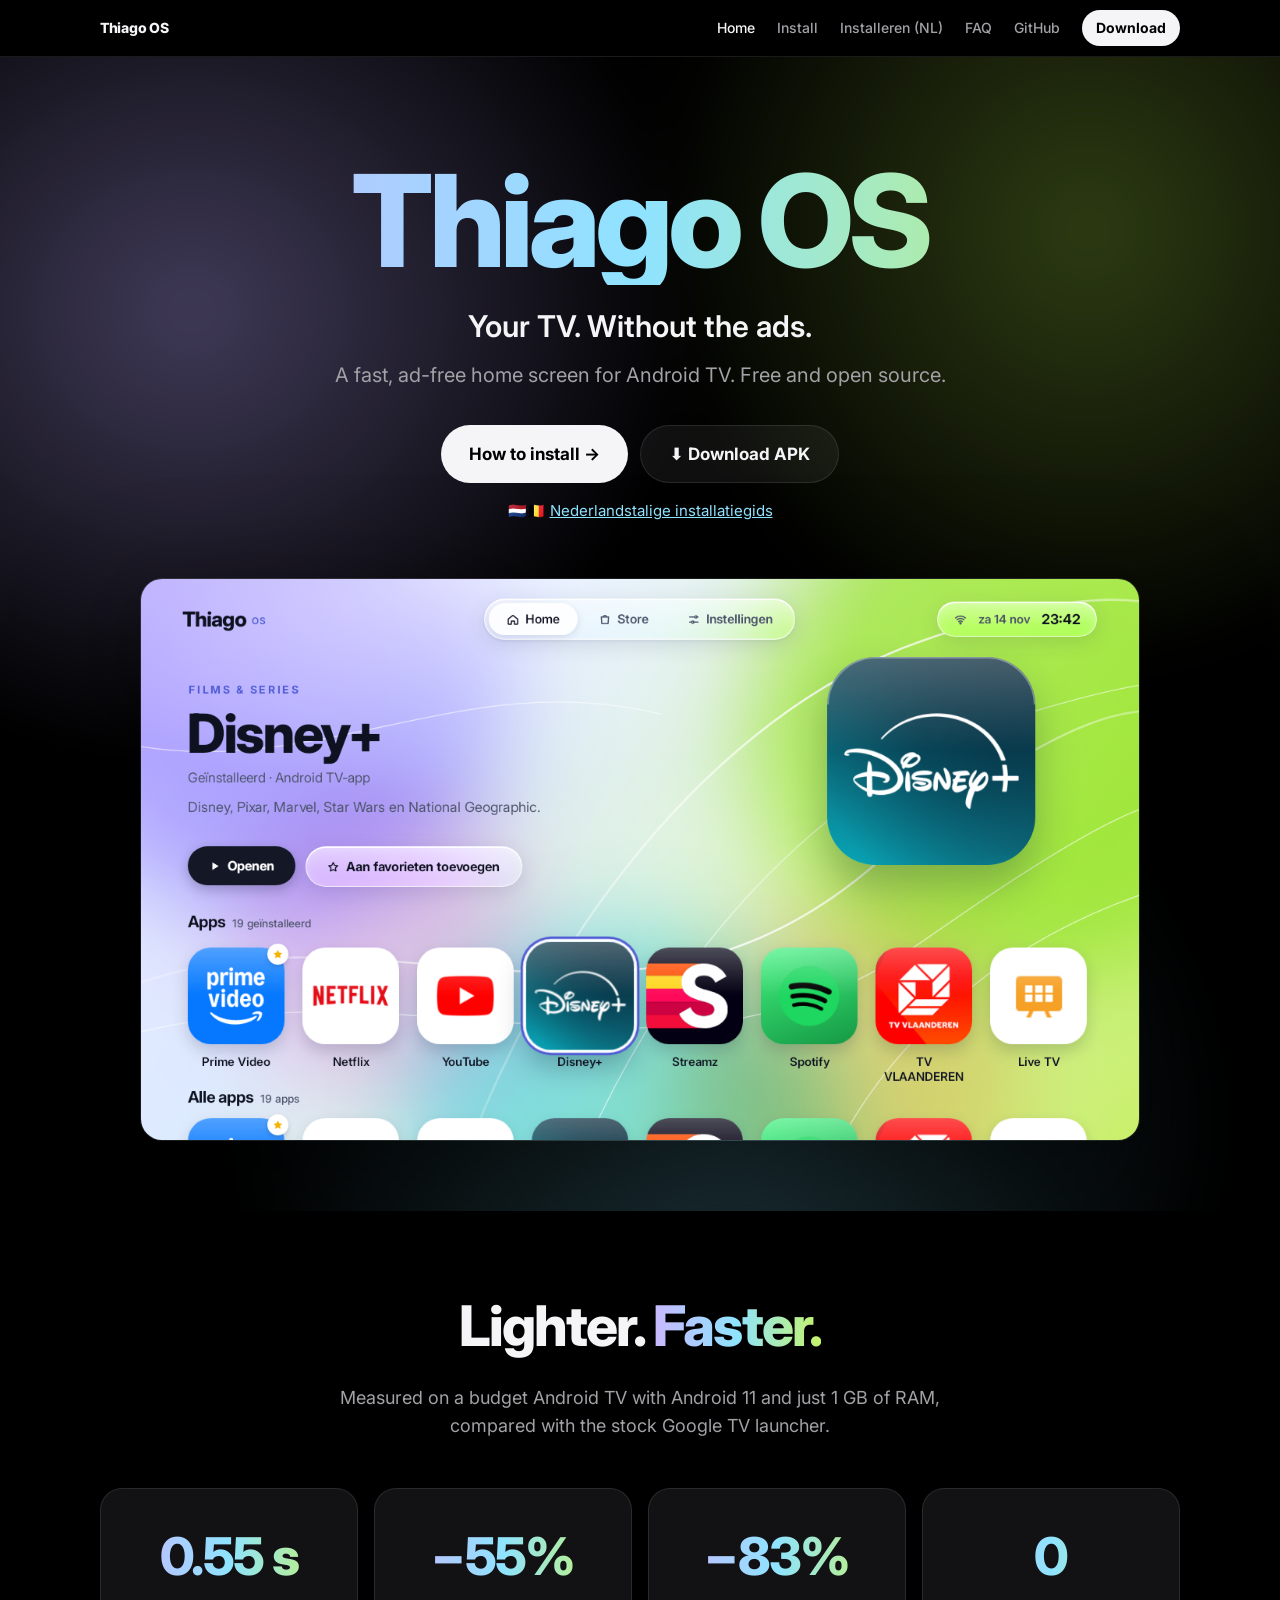
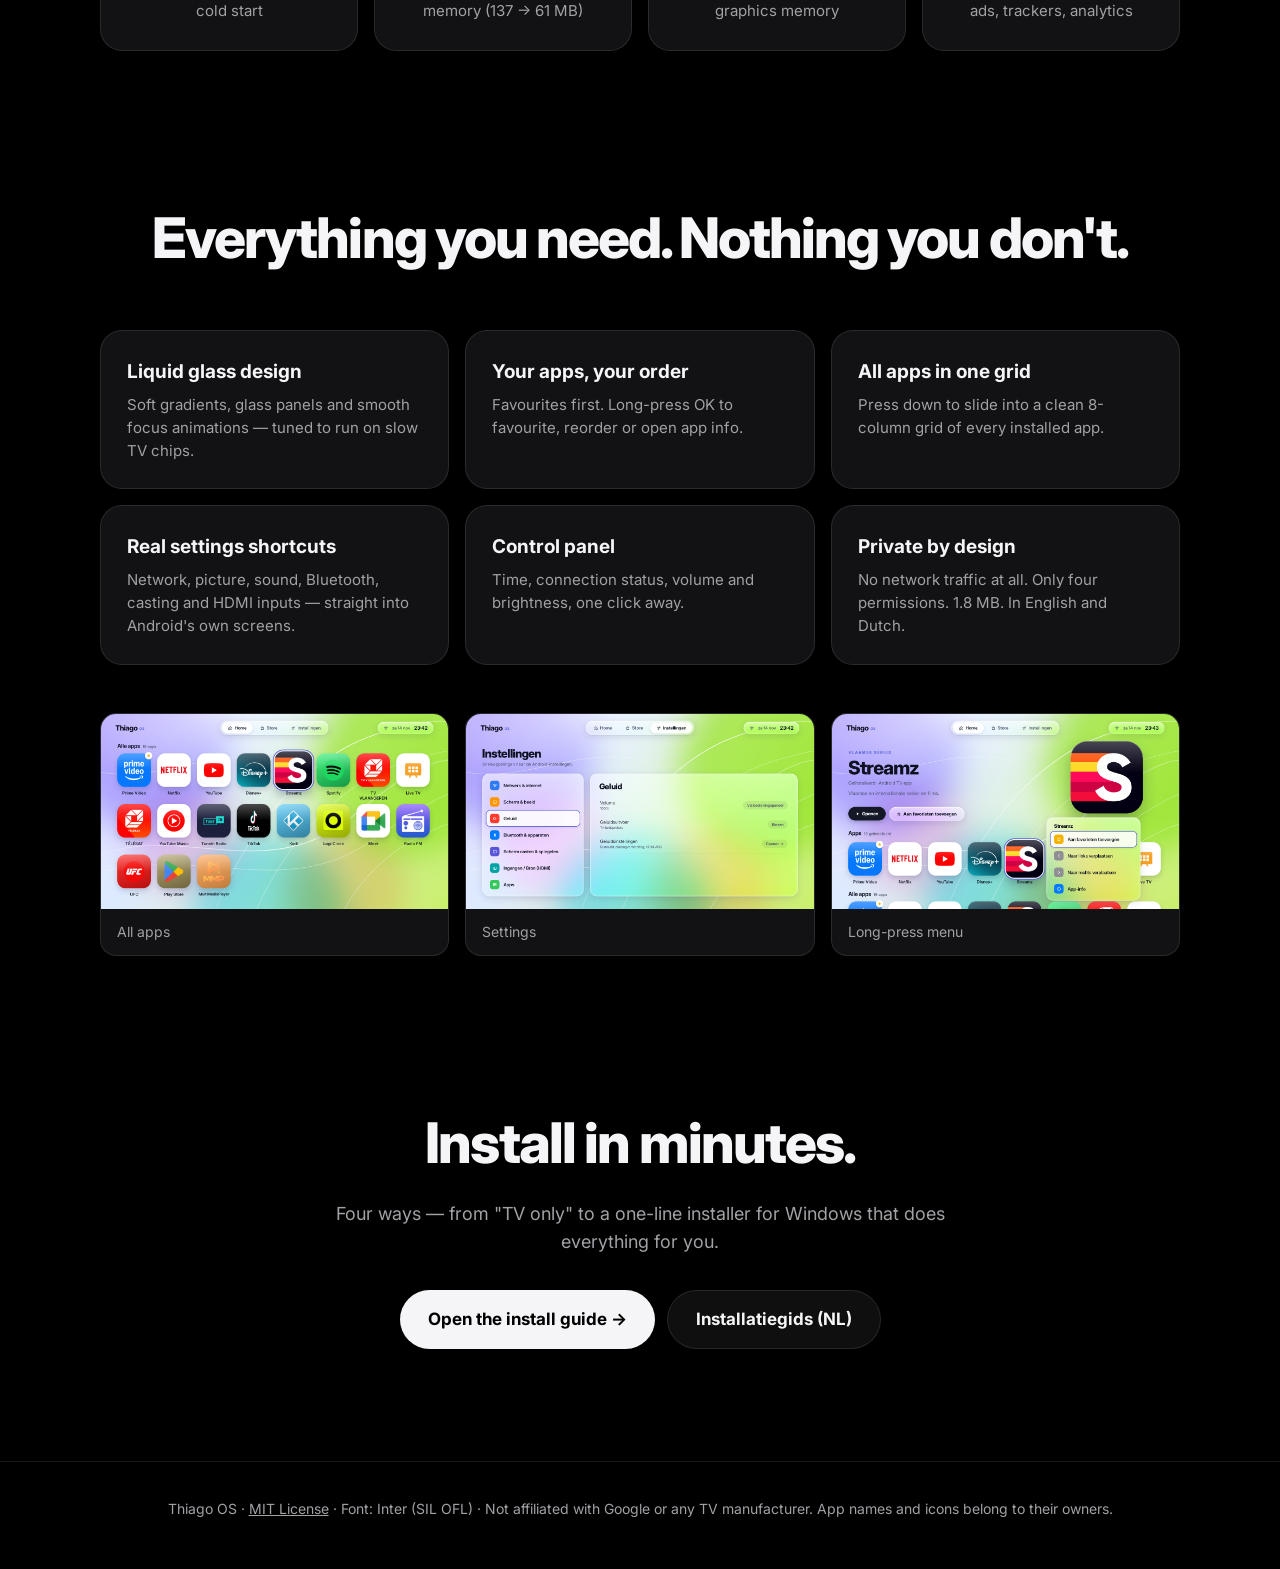
<file: docs/index.html>
<!doctype html>
<html lang="en">
<head>
<meta charset="utf-8">
<meta name="viewport" content="width=device-width, initial-scale=1">
<title>Thiago OS — ad-free home screen for Android TV</title>
<meta name="description" content="Thiago OS: a fast, ad-free liquid-glass home screen for Android TV. 55% less memory, opens in about half a second. Free and open source.">
<meta property="og:title" content="Thiago OS — ad-free home screen for Android TV">
<meta property="og:description" content="Fast, ad-free, open source. 55% less memory than the stock launcher.">
<meta property="og:image" content="https://thiagofernandezguillen-rgb.github.io/thiago-os/img/home.png">
<link rel="preconnect" href="https://fonts.googleapis.com">
<link href="https://fonts.googleapis.com/css2?family=Inter:wght@400;500;600;700;800&display=swap" rel="stylesheet">
<link rel="stylesheet" href="style.css">
</head>
<body>
<nav class="top"><div class="wrap">
  <a class="logo" href="./">Thiago OS</a>
  <a class="on" href="./">Home</a>
  <a href="install.html">Install</a>
  <a href="installeren.html">Installeren (NL)</a>
  <a href="faq.html">FAQ</a>
  <a href="https://github.com/thiagofernandezguillen-rgb/thiago-os">GitHub</a>
  <a class="dl" href="https://github.com/thiagofernandezguillen-rgb/thiago-os/releases/latest/download/ThiagoOS.apk">Download</a>
</div></nav>

<header class="hero">
  <div class="wrap">
    <h1 class="grad">Thiago OS</h1>
    <p class="tag">Your TV. Without the ads.</p>
    <p class="sub">A fast, ad-free home screen for Android TV. Free and open source.</p>
    <div class="cta">
      <a class="btn primary" href="install.html">How to install →</a>
      <a class="btn ghost" href="https://github.com/thiagofernandezguillen-rgb/thiago-os/releases/latest/download/ThiagoOS.apk">⬇ Download APK</a>
    </div>
    <p class="sub" style="font-size:15px;margin-top:16px">🇳🇱🇧🇪 <a href="installeren.html">Nederlandstalige installatiegids</a></p>
    <div class="shot"><img src="img/home.png" alt="Thiago OS home screen with app row and featured app" width="1280" height="720"></div>
  </div>
</header>

<section>
  <div class="wrap">
    <h2>Lighter. <span class="grad">Faster.</span></h2>
    <p class="lead">Measured on a budget Android TV with Android 11 and just 1 GB of RAM, compared with the stock Google TV launcher.</p>
    <div class="stats">
      <div class="stat"><b class="grad">0.55 s</b><span>cold start</span></div>
      <div class="stat"><b class="grad">−55%</b><span>memory (137 → 61 MB)</span></div>
      <div class="stat"><b class="grad">−83%</b><span>graphics memory</span></div>
      <div class="stat"><b class="grad">0</b><span>ads, trackers, analytics</span></div>
    </div>
  </div>
</section>

<section>
  <div class="wrap">
    <h2>Everything you need. Nothing you don't.</h2>
    <div class="feats">
      <div class="feat"><h3>Liquid glass design</h3><p>Soft gradients, glass panels and smooth focus animations — tuned to run on slow TV chips.</p></div>
      <div class="feat"><h3>Your apps, your order</h3><p>Favourites first. Long-press OK to favourite, reorder or open app info.</p></div>
      <div class="feat"><h3>All apps in one grid</h3><p>Press down to slide into a clean 8-column grid of every installed app.</p></div>
      <div class="feat"><h3>Real settings shortcuts</h3><p>Network, picture, sound, Bluetooth, casting and HDMI inputs — straight into Android's own screens.</p></div>
      <div class="feat"><h3>Control panel</h3><p>Time, connection status, volume and brightness, one click away.</p></div>
      <div class="feat"><h3>Private by design</h3><p>No network traffic at all. Only four permissions. 1.8 MB. In English and Dutch.</p></div>
    </div>
    <div class="gallery">
      <figure><img src="img/all-apps.png" alt="All apps grid" loading="lazy" width="1280" height="720"><figcaption>All apps</figcaption></figure>
      <figure><img src="img/settings.png" alt="Settings page" loading="lazy" width="1280" height="720"><figcaption>Settings</figcaption></figure>
      <figure><img src="img/context-menu.png" alt="Long-press menu" loading="lazy" width="1280" height="720"><figcaption>Long-press menu</figcaption></figure>
    </div>
  </div>
</section>

<section>
  <div class="wrap" style="text-align:center">
    <h2>Install in minutes.</h2>
    <p class="lead">Four ways — from "TV only" to a one-line installer for Windows that does everything for you.</p>
    <div class="cta"><a class="btn primary" href="install.html">Open the install guide →</a><a class="btn ghost" href="installeren.html">Installatiegids (NL)</a></div>
  </div>
</section>

<footer>
  <div class="wrap">Thiago OS · <a href="https://github.com/thiagofernandezguillen-rgb/thiago-os/blob/main/LICENSE">MIT License</a> · Font: Inter (SIL OFL) · Not affiliated with Google or any TV manufacturer. App names and icons belong to their owners.</div>
</footer>
</body>
</html>
</file>
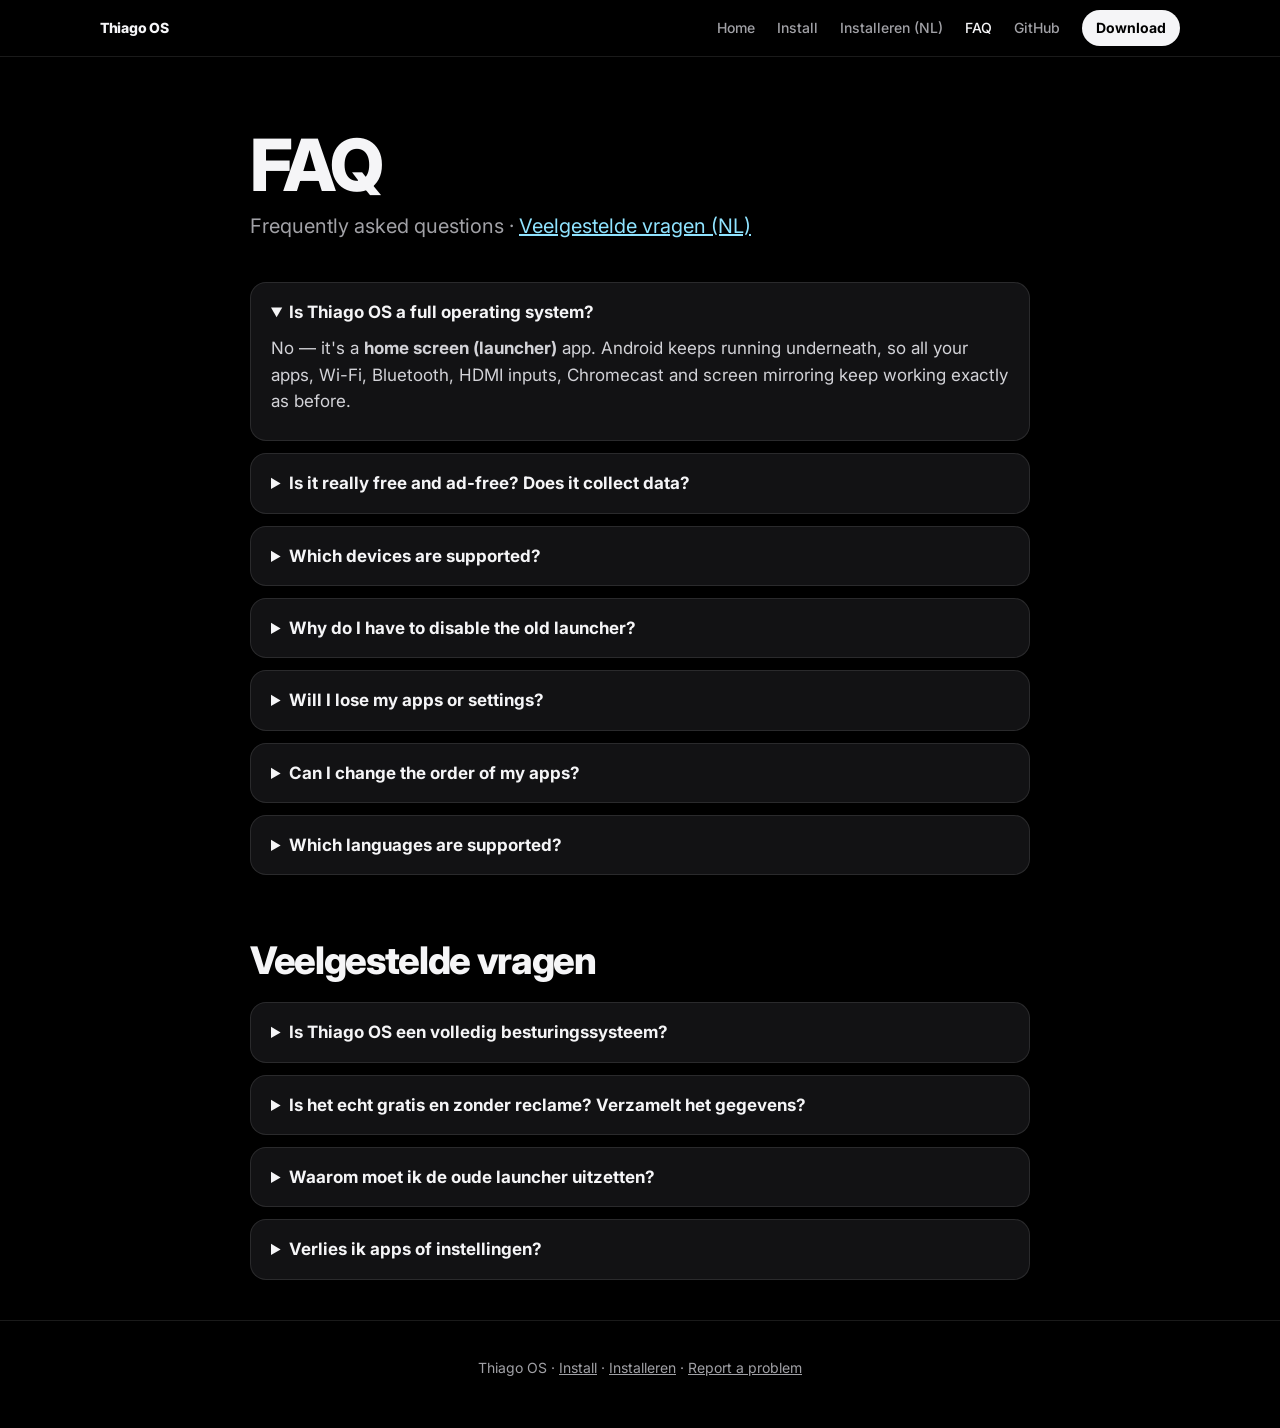
<file: docs/faq.html>
<!doctype html>
<html lang="en">
<head>
<meta charset="utf-8">
<meta name="viewport" content="width=device-width, initial-scale=1">
<title>Thiago OS — FAQ</title>
<link rel="preconnect" href="https://fonts.googleapis.com">
<link href="https://fonts.googleapis.com/css2?family=Inter:wght@400;500;600;700;800&display=swap" rel="stylesheet">
<link rel="stylesheet" href="style.css">
</head>
<body>
<nav class="top"><div class="wrap">
  <a class="logo" href="./">Thiago OS</a>
  <a href="./">Home</a>
  <a href="install.html">Install</a>
  <a href="installeren.html">Installeren (NL)</a>
  <a class="on" href="faq.html">FAQ</a>
  <a href="https://github.com/thiagofernandezguillen-rgb/thiago-os">GitHub</a>
  <a class="dl" href="https://github.com/thiagofernandezguillen-rgb/thiago-os/releases/latest/download/ThiagoOS.apk">Download</a>
</div></nav>
<header class="page"><div class="wrap narrow"><h1>FAQ</h1><p class="sub">Frequently asked questions · <a href="#nl">Veelgestelde vragen (NL)</a></p></div></header>
<main class="wrap narrow guide">
<details open><summary>Is Thiago OS a full operating system?</summary><p>No — it's a <b>home screen (launcher)</b> app. Android keeps running underneath, so all your apps, Wi-Fi, Bluetooth, HDMI inputs, Chromecast and screen mirroring keep working exactly as before.</p></details>
<details><summary>Is it really free and ad-free? Does it collect data?</summary><p>Yes, free and open source (MIT). It contains no ads, no analytics and makes <b>no network connections at all</b>. It only asks for: list installed apps, read network/Wi-Fi status, and (optionally) change brightness.</p></details>
<details><summary>Which devices are supported?</summary><p>Android TV and Google TV devices with Android 7.0 or newer (TVs, set-top boxes, sticks). It was developed and measured on a budget TV with Android 11 and 1 GB RAM. Fire TV is not officially supported.</p></details>
<details><summary>Why do I have to disable the old launcher?</summary><p>Many TVs give the stock launcher a built-in priority, so the Home button keeps opening it even after you choose another home app. Disabling it (not uninstalling) is the only reliable fix, and it's fully reversible. The <a href="install.html#pc">Windows installer</a> can do and undo it for you.</p></details>
<details><summary>Will I lose my apps or settings?</summary><p>No. Thiago OS doesn't change or remove any apps or settings. Uninstalling it brings everything back to how it was.</p></details>
<details><summary>Can I change the order of my apps?</summary><p>Yes — long-press <b>OK</b> on an app: add/remove favourite, move left/right, or open app info. Favourites always come first.</p></details>
<details><summary>Which languages are supported?</summary><p>English and Dutch. Thiago OS follows your TV's language automatically; you can change it under <b>Settings → Language</b>. More languages are welcome on GitHub.</p></details>

<h2 id="nl">Veelgestelde vragen</h2>
<details><summary>Is Thiago OS een volledig besturingssysteem?</summary><p>Nee — het is een <b>startscherm (launcher)</b>. Android blijft eronder draaien, dus al je apps, wifi, Bluetooth, HDMI-ingangen, Chromecast en schermspiegelen werken gewoon zoals voordien.</p></details>
<details><summary>Is het echt gratis en zonder reclame? Verzamelt het gegevens?</summary><p>Ja, gratis en open source (MIT). Geen reclame, geen analyse en <b>helemaal geen internetverbindingen</b>. Het vraagt alleen: geïnstalleerde apps zien, netwerk-/wifistatus lezen en (optioneel) de helderheid wijzigen.</p></details>
<details><summary>Waarom moet ik de oude launcher uitzetten?</summary><p>Veel tv's geven de standaardlauncher voorrang, waardoor de Home-knop daar blijft naartoe gaan. Uitzetten (niet verwijderen) is de enige betrouwbare oplossing en volledig omkeerbaar. Het <a href="installeren.html#pc">Windows-programma</a> doet en herstelt dit voor je.</p></details>
<details><summary>Verlies ik apps of instellingen?</summary><p>Nee. Thiago OS verandert of verwijdert niets. Verwijder je het, dan is alles weer zoals voordien.</p></details>
</main>
<footer><div class="wrap">Thiago OS · <a href="install.html">Install</a> · <a href="installeren.html">Installeren</a> · <a href="https://github.com/thiagofernandezguillen-rgb/thiago-os/issues">Report a problem</a></div></footer>
</body>
</html>
</file>
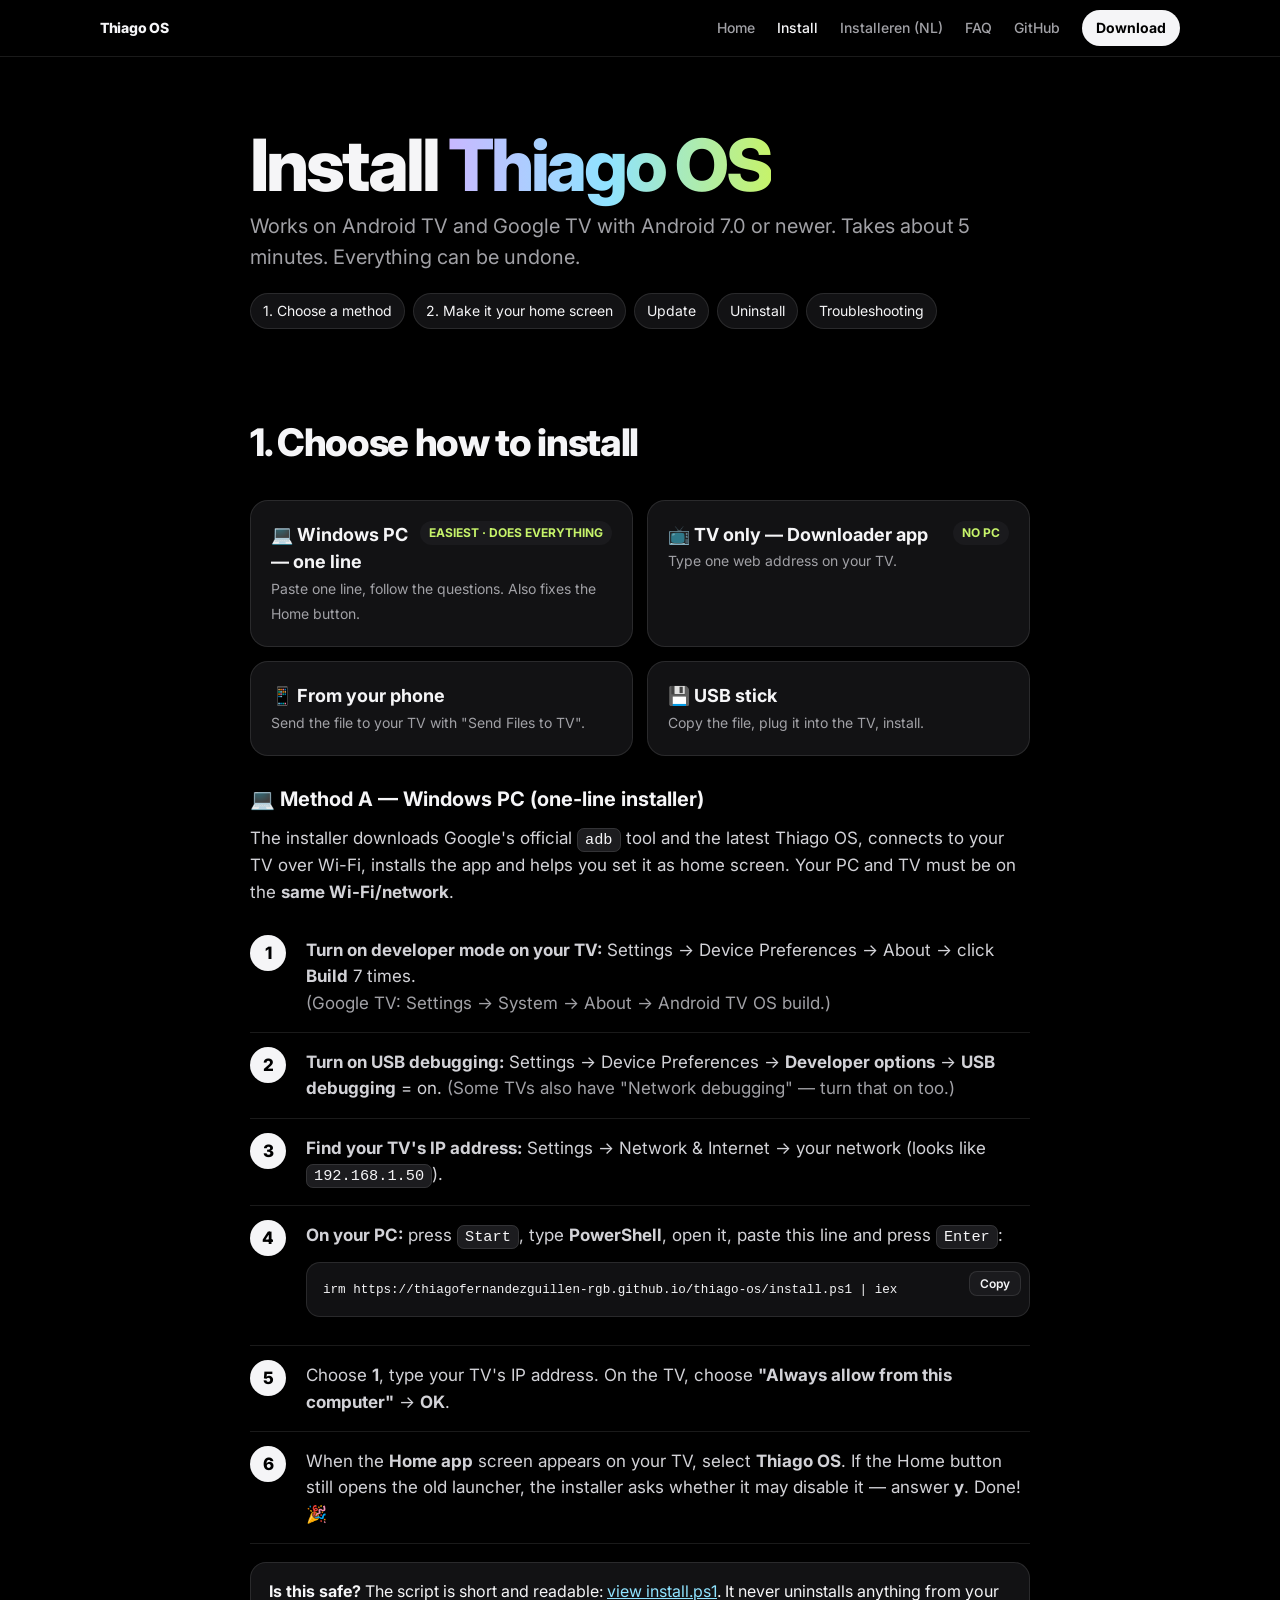
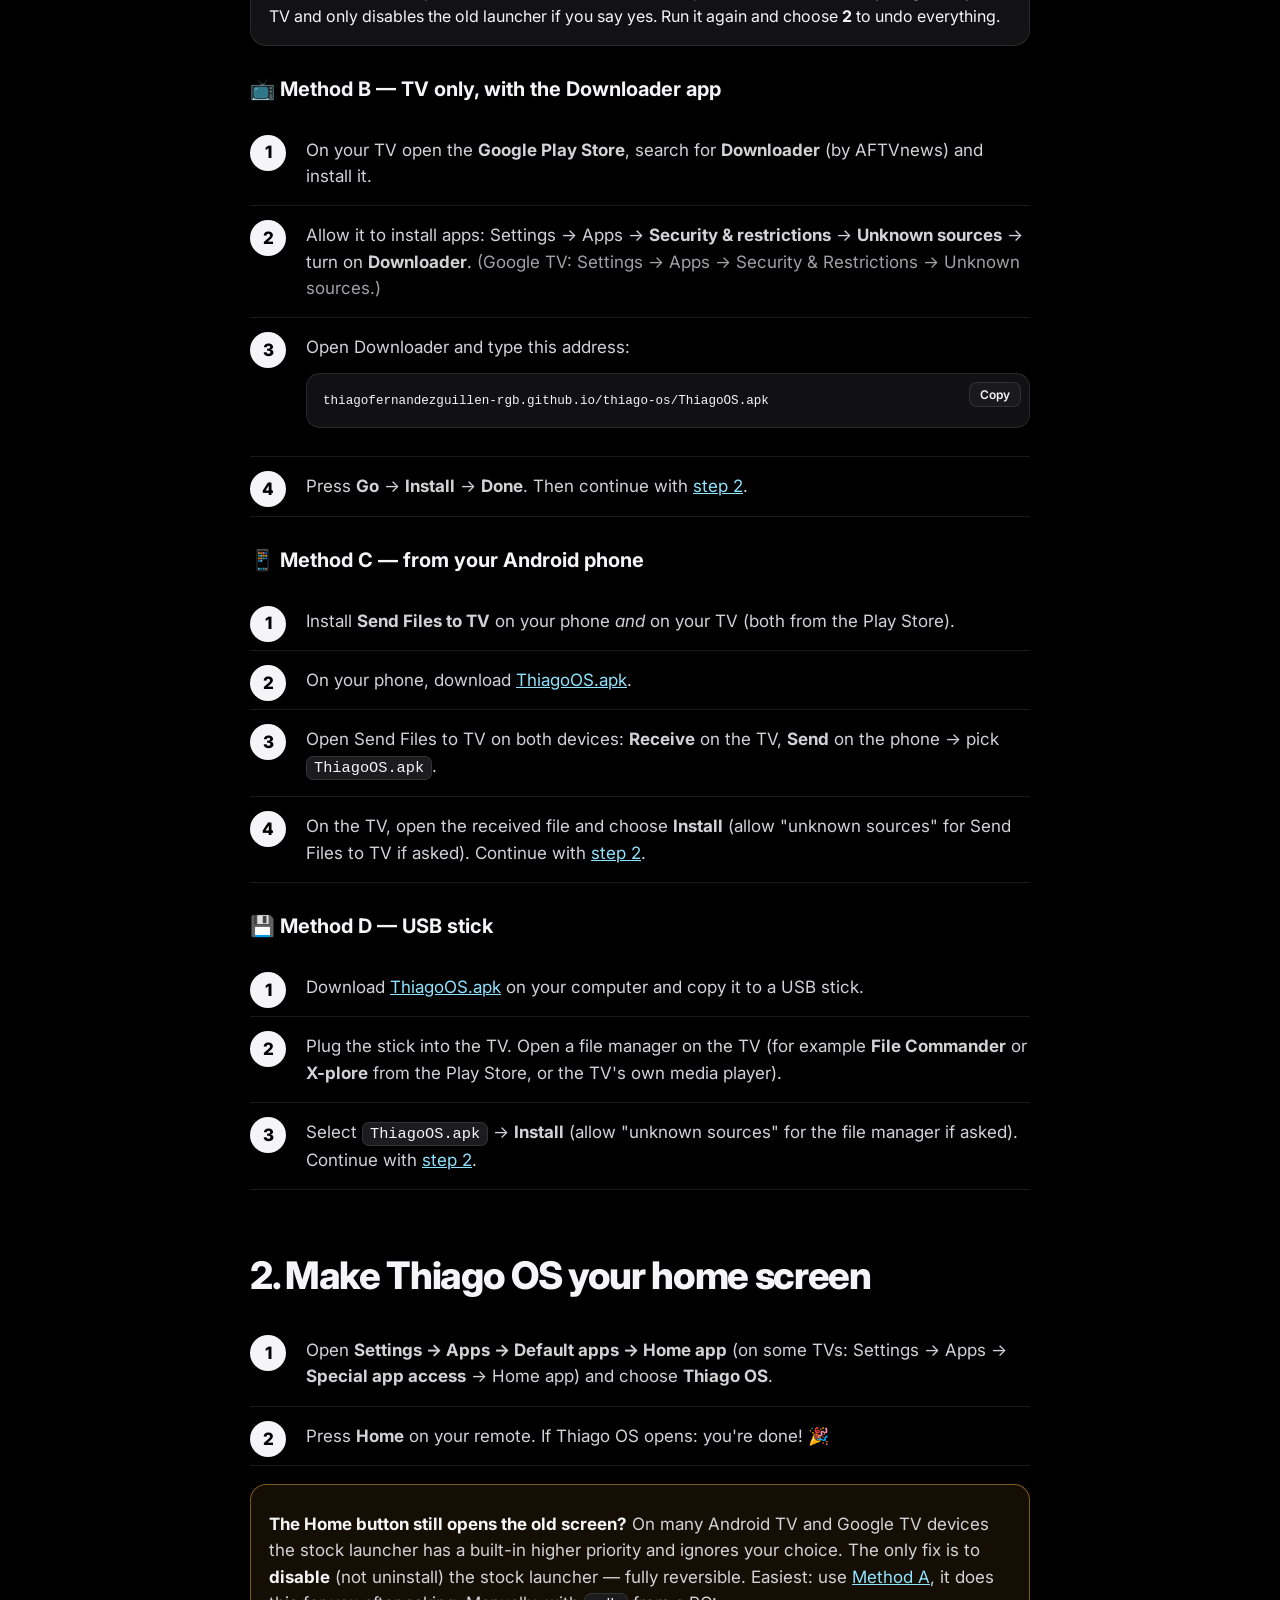
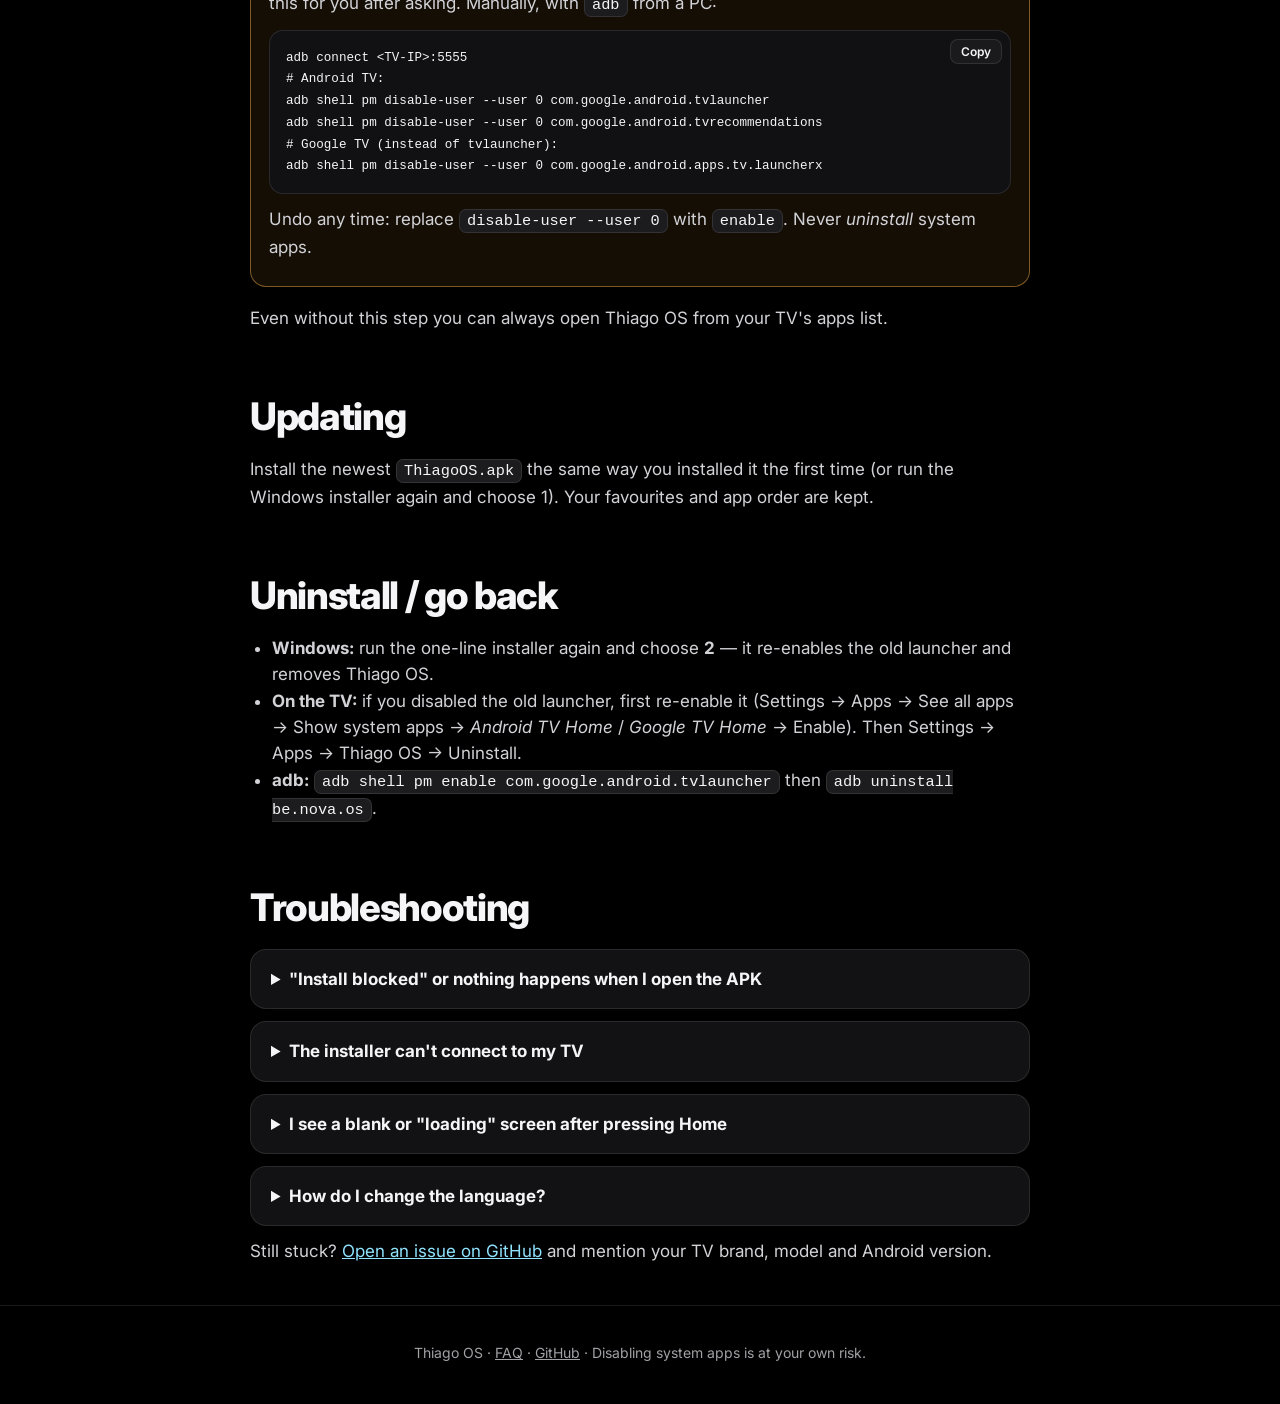
<file: docs/install.html>
<!doctype html>
<html lang="en">
<head>
<meta charset="utf-8">
<meta name="viewport" content="width=device-width, initial-scale=1">
<title>Install Thiago OS — step-by-step guide</title>
<meta name="description" content="How to install Thiago OS on your Android TV or Google TV: with the Downloader app, your phone, a USB stick, or a one-line Windows installer.">
<link rel="preconnect" href="https://fonts.googleapis.com">
<link href="https://fonts.googleapis.com/css2?family=Inter:wght@400;500;600;700;800&display=swap" rel="stylesheet">
<link rel="stylesheet" href="style.css">
</head>
<body>
<nav class="top"><div class="wrap">
  <a class="logo" href="./">Thiago OS</a>
  <a href="./">Home</a>
  <a class="on" href="install.html">Install</a>
  <a href="installeren.html">Installeren (NL)</a>
  <a href="faq.html">FAQ</a>
  <a href="https://github.com/thiagofernandezguillen-rgb/thiago-os">GitHub</a>
  <a class="dl" href="https://github.com/thiagofernandezguillen-rgb/thiago-os/releases/latest/download/ThiagoOS.apk">Download</a>
</div></nav>

<header class="page"><div class="wrap narrow">
  <h1>Install <span class="grad">Thiago OS</span></h1>
  <p class="sub">Works on Android TV and Google TV with Android 7.0 or newer. Takes about 5 minutes. Everything can be undone.</p>
  <div class="toc">
    <a href="#choose">1. Choose a method</a><a href="#home">2. Make it your home screen</a><a href="#update">Update</a><a href="#uninstall">Uninstall</a><a href="#help">Troubleshooting</a>
  </div>
</div></header>

<main class="wrap narrow guide">

<h2 id="choose">1. Choose how to install</h2>
<div class="methods">
  <a class="method" href="#pc"><i>EASIEST · DOES EVERYTHING</i><b>💻 Windows PC — one line</b><span>Paste one line, follow the questions. Also fixes the Home button.</span></a>
  <a class="method" href="#downloader"><i>NO PC</i><b>📺 TV only — Downloader app</b><span>Type one web address on your TV.</span></a>
  <a class="method" href="#phone"><b>📱 From your phone</b><span>Send the file to your TV with "Send Files to TV".</span></a>
  <a class="method" href="#usb"><b>💾 USB stick</b><span>Copy the file, plug it into the TV, install.</span></a>
</div>

<h3 id="pc">💻 Method A — Windows PC (one-line installer)</h3>
<p>The installer downloads Google's official <code>adb</code> tool and the latest Thiago OS, connects to your TV over Wi-Fi, installs the app and helps you set it as home screen. Your PC and TV must be on the <b>same Wi-Fi/network</b>.</p>
<ol class="steps">
  <li><b>Turn on developer mode on your TV:</b> Settings → Device Preferences → About → click <b>Build</b> 7 times. <br><span style="color:var(--mute)">(Google TV: Settings → System → About → Android TV OS build.)</span></li>
  <li><b>Turn on USB debugging:</b> Settings → Device Preferences → <b>Developer options</b> → <b>USB debugging</b> = on. <span style="color:var(--mute)">(Some TVs also have "Network debugging" — turn that on too.)</span></li>
  <li><b>Find your TV's IP address:</b> Settings → Network &amp; Internet → your network (looks like <code>192.168.1.50</code>).</li>
  <li><b>On your PC:</b> press <kbd>Start</kbd>, type <b>PowerShell</b>, open it, paste this line and press <kbd>Enter</kbd>:
    <pre><code>irm https://thiagofernandezguillen-rgb.github.io/thiago-os/install.ps1 | iex</code></pre></li>
  <li>Choose <b>1</b>, type your TV's IP address. On the TV, choose <b>"Always allow from this computer"</b> → <b>OK</b>.</li>
  <li>When the <b>Home app</b> screen appears on your TV, select <b>Thiago OS</b>. If the Home button still opens the old launcher, the installer asks whether it may disable it — answer <b>y</b>. Done! 🎉</li>
</ol>
<div class="box"><b>Is this safe?</b> The script is short and readable: <a href="install.ps1">view install.ps1</a>. It never uninstalls anything from your TV and only disables the old launcher if you say yes. Run it again and choose <b>2</b> to undo everything.</div>

<h3 id="downloader">📺 Method B — TV only, with the Downloader app</h3>
<ol class="steps">
  <li>On your TV open the <b>Google Play Store</b>, search for <b>Downloader</b> (by AFTVnews) and install it.</li>
  <li>Allow it to install apps: Settings → Apps → <b>Security &amp; restrictions</b> → <b>Unknown sources</b> → turn on <b>Downloader</b>. <span style="color:var(--mute)">(Google TV: Settings → Apps → Security &amp; Restrictions → Unknown sources.)</span></li>
  <li>Open Downloader and type this address:
    <pre><code>thiagofernandezguillen-rgb.github.io/thiago-os/ThiagoOS.apk</code></pre></li>
  <li>Press <b>Go</b> → <b>Install</b> → <b>Done</b>. Then continue with <a href="#home">step 2</a>.</li>
</ol>

<h3 id="phone">📱 Method C — from your Android phone</h3>
<ol class="steps">
  <li>Install <b>Send Files to TV</b> on your phone <i>and</i> on your TV (both from the Play Store).</li>
  <li>On your phone, download <a href="https://github.com/thiagofernandezguillen-rgb/thiago-os/releases/latest/download/ThiagoOS.apk">ThiagoOS.apk</a>.</li>
  <li>Open Send Files to TV on both devices: <b>Receive</b> on the TV, <b>Send</b> on the phone → pick <code>ThiagoOS.apk</code>.</li>
  <li>On the TV, open the received file and choose <b>Install</b> (allow "unknown sources" for Send Files to TV if asked). Continue with <a href="#home">step 2</a>.</li>
</ol>

<h3 id="usb">💾 Method D — USB stick</h3>
<ol class="steps">
  <li>Download <a href="https://github.com/thiagofernandezguillen-rgb/thiago-os/releases/latest/download/ThiagoOS.apk">ThiagoOS.apk</a> on your computer and copy it to a USB stick.</li>
  <li>Plug the stick into the TV. Open a file manager on the TV (for example <b>File Commander</b> or <b>X-plore</b> from the Play Store, or the TV's own media player).</li>
  <li>Select <code>ThiagoOS.apk</code> → <b>Install</b> (allow "unknown sources" for the file manager if asked). Continue with <a href="#home">step 2</a>.</li>
</ol>

<h2 id="home">2. Make Thiago OS your home screen</h2>
<ol class="steps">
  <li>Open <b>Settings → Apps → Default apps → Home app</b> (on some TVs: Settings → Apps → <b>Special app access</b> → Home app) and choose <b>Thiago OS</b>.</li>
  <li>Press <b>Home</b> on your remote. If Thiago OS opens: you're done! 🎉</li>
</ol>
<div class="box warn">
  <p><b>The Home button still opens the old screen?</b> On many Android TV and Google TV devices the stock launcher has a built-in higher priority and ignores your choice. The only fix is to <b>disable</b> (not uninstall) the stock launcher — fully reversible. Easiest: use <a href="#pc">Method A</a>, it does this for you after asking. Manually, with <code>adb</code> from a PC:</p>
  <pre><code>adb connect &lt;TV-IP&gt;:5555
# Android TV:
adb shell pm disable-user --user 0 com.google.android.tvlauncher
adb shell pm disable-user --user 0 com.google.android.tvrecommendations
# Google TV (instead of tvlauncher):
adb shell pm disable-user --user 0 com.google.android.apps.tv.launcherx</code></pre>
  <p>Undo any time: replace <code>disable-user --user 0</code> with <code>enable</code>. Never <i>uninstall</i> system apps.</p>
</div>
<p>Even without this step you can always open Thiago OS from your TV's apps list.</p>

<h2 id="update">Updating</h2>
<p>Install the newest <code>ThiagoOS.apk</code> the same way you installed it the first time (or run the Windows installer again and choose 1). Your favourites and app order are kept.</p>

<h2 id="uninstall">Uninstall / go back</h2>
<ul>
  <li><b>Windows:</b> run the one-line installer again and choose <b>2</b> — it re-enables the old launcher and removes Thiago OS.</li>
  <li><b>On the TV:</b> if you disabled the old launcher, first re-enable it (Settings → Apps → See all apps → Show system apps → <i>Android TV Home</i> / <i>Google TV Home</i> → Enable). Then Settings → Apps → Thiago OS → Uninstall.</li>
  <li><b>adb:</b> <code>adb shell pm enable com.google.android.tvlauncher</code> then <code>adb uninstall be.nova.os</code>.</li>
</ul>

<h2 id="help">Troubleshooting</h2>
<details><summary>"Install blocked" or nothing happens when I open the APK</summary><p>Allow installing unknown apps for the app you're using (Downloader, file manager, Send Files to TV): Settings → Apps → Security &amp; restrictions → Unknown sources.</p></details>
<details><summary>The installer can't connect to my TV</summary><ul><li>PC and TV must be on the same network (not a guest network).</li><li>USB debugging must be on; if your TV has "Network debugging" or "ADB over network", turn that on too.</li><li>Check the IP address again — it can change after a restart.</li><li>Look at the TV: you must press <b>OK / Always allow</b> on the debugging prompt.</li></ul></details>
<details><summary>I see a blank or "loading" screen after pressing Home</summary><p>Wait a few seconds — the first start after installing takes a bit longer. If it persists, re-enable the old launcher (see <a href="#uninstall">Uninstall</a>) and <a href="https://github.com/thiagofernandezguillen-rgb/thiago-os/issues">open an issue</a> with your TV brand and model.</p></details>
<details><summary>How do I change the language?</summary><p>Thiago OS follows your TV's language (English or Dutch). To change it: <b>Settings → Language</b> in Thiago OS, then choose Automatic, Nederlands or English.</p></details>
<p>Still stuck? <a href="https://github.com/thiagofernandezguillen-rgb/thiago-os/issues/new">Open an issue on GitHub</a> and mention your TV brand, model and Android version.</p>

</main>
<footer><div class="wrap">Thiago OS · <a href="faq.html">FAQ</a> · <a href="https://github.com/thiagofernandezguillen-rgb/thiago-os">GitHub</a> · Disabling system apps is at your own risk.</div></footer>
<script>
document.querySelectorAll('pre').forEach(p => { const b = document.createElement('button'); b.className = 'copy'; b.textContent = 'Copy';
  b.onclick = () => navigator.clipboard.writeText(p.querySelector('code').innerText.trim()).then(() => { b.textContent = 'Copied ✓'; setTimeout(() => b.textContent = 'Copy', 1500); }); p.appendChild(b); });
</script>
</body>
</html>
</file>
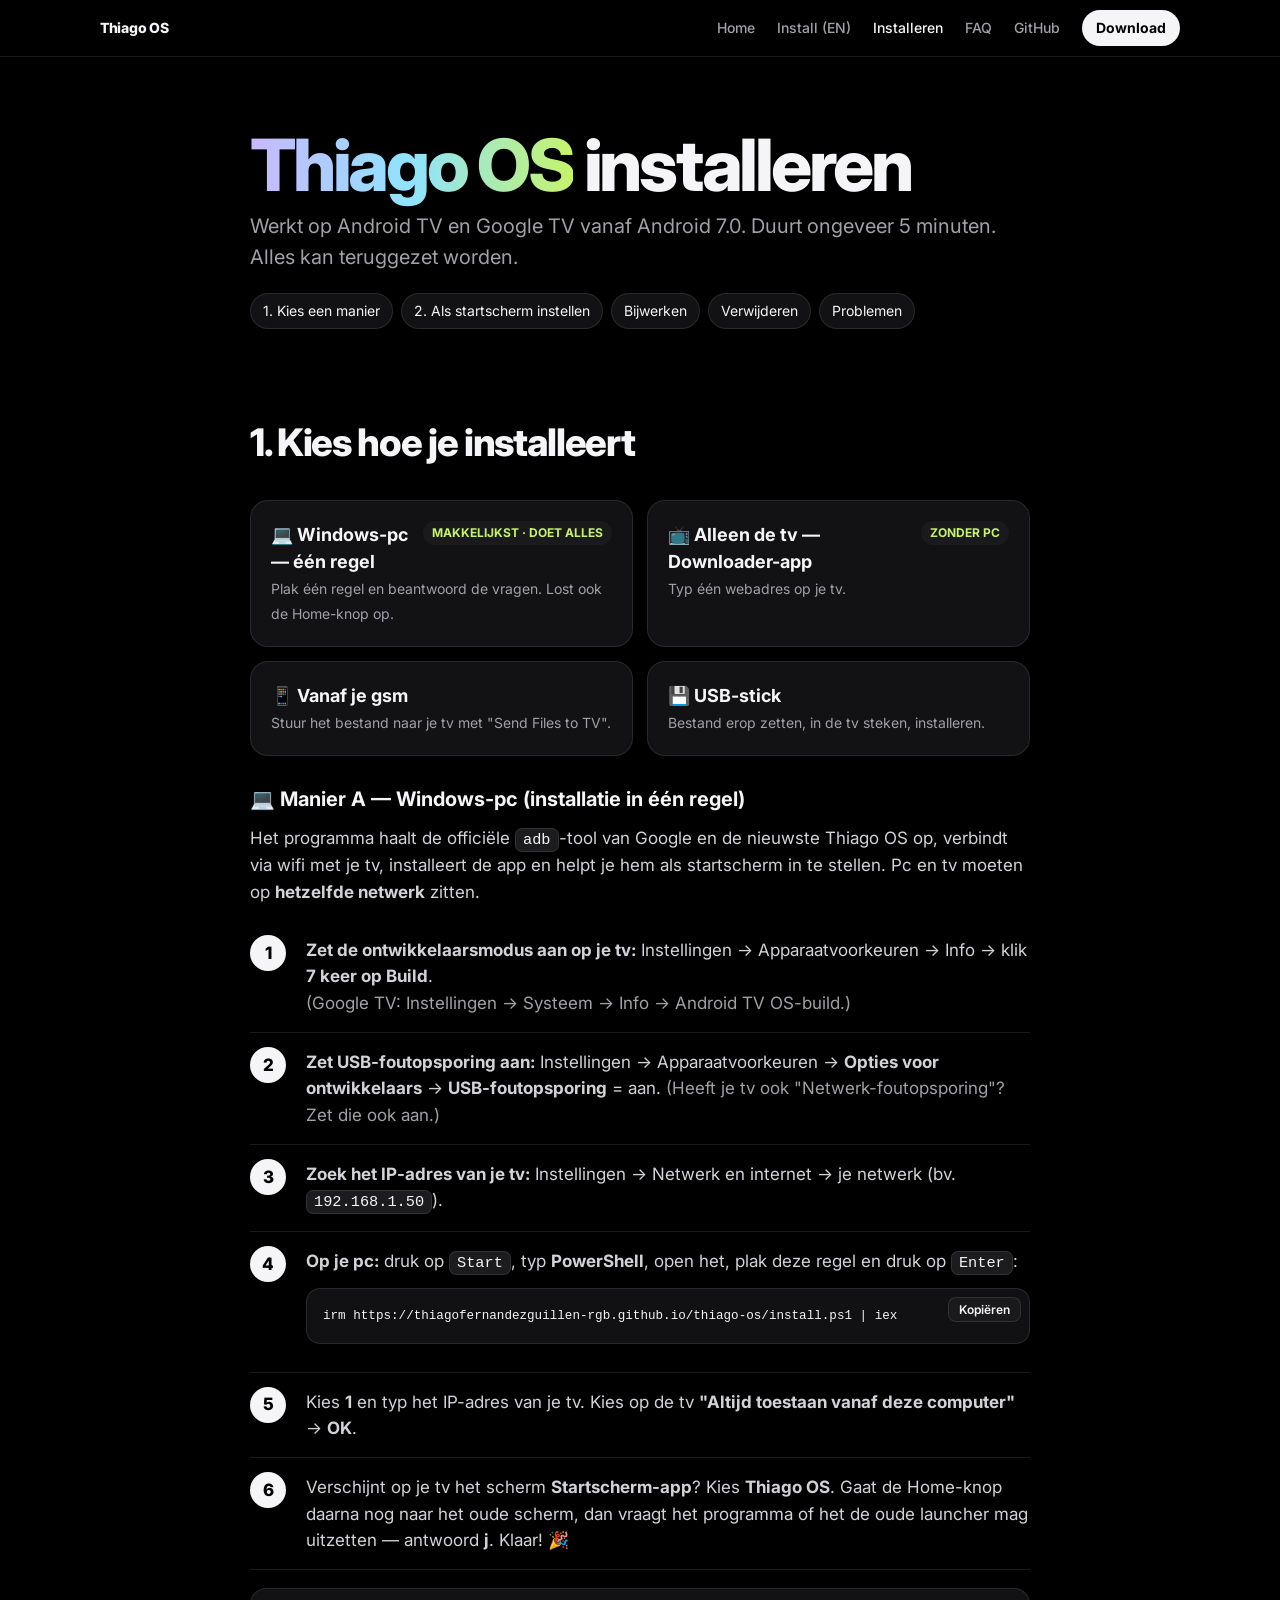
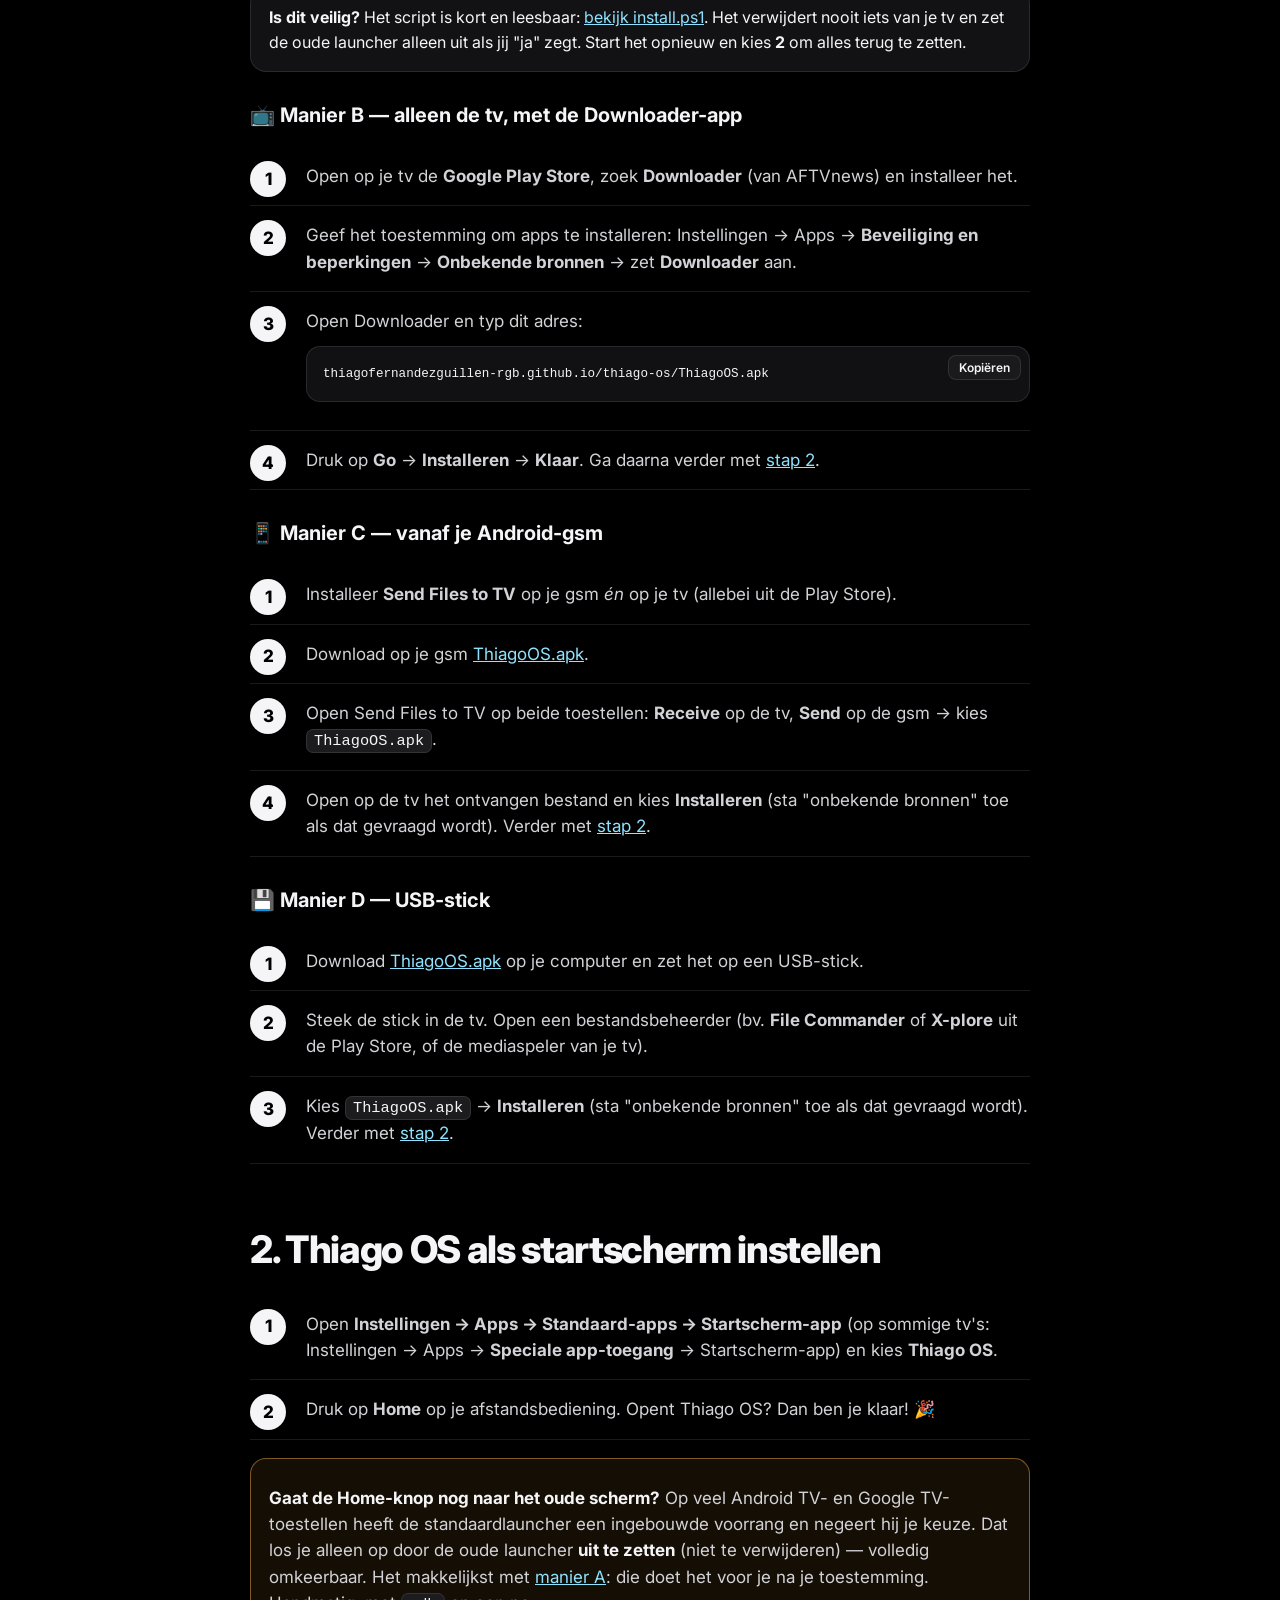
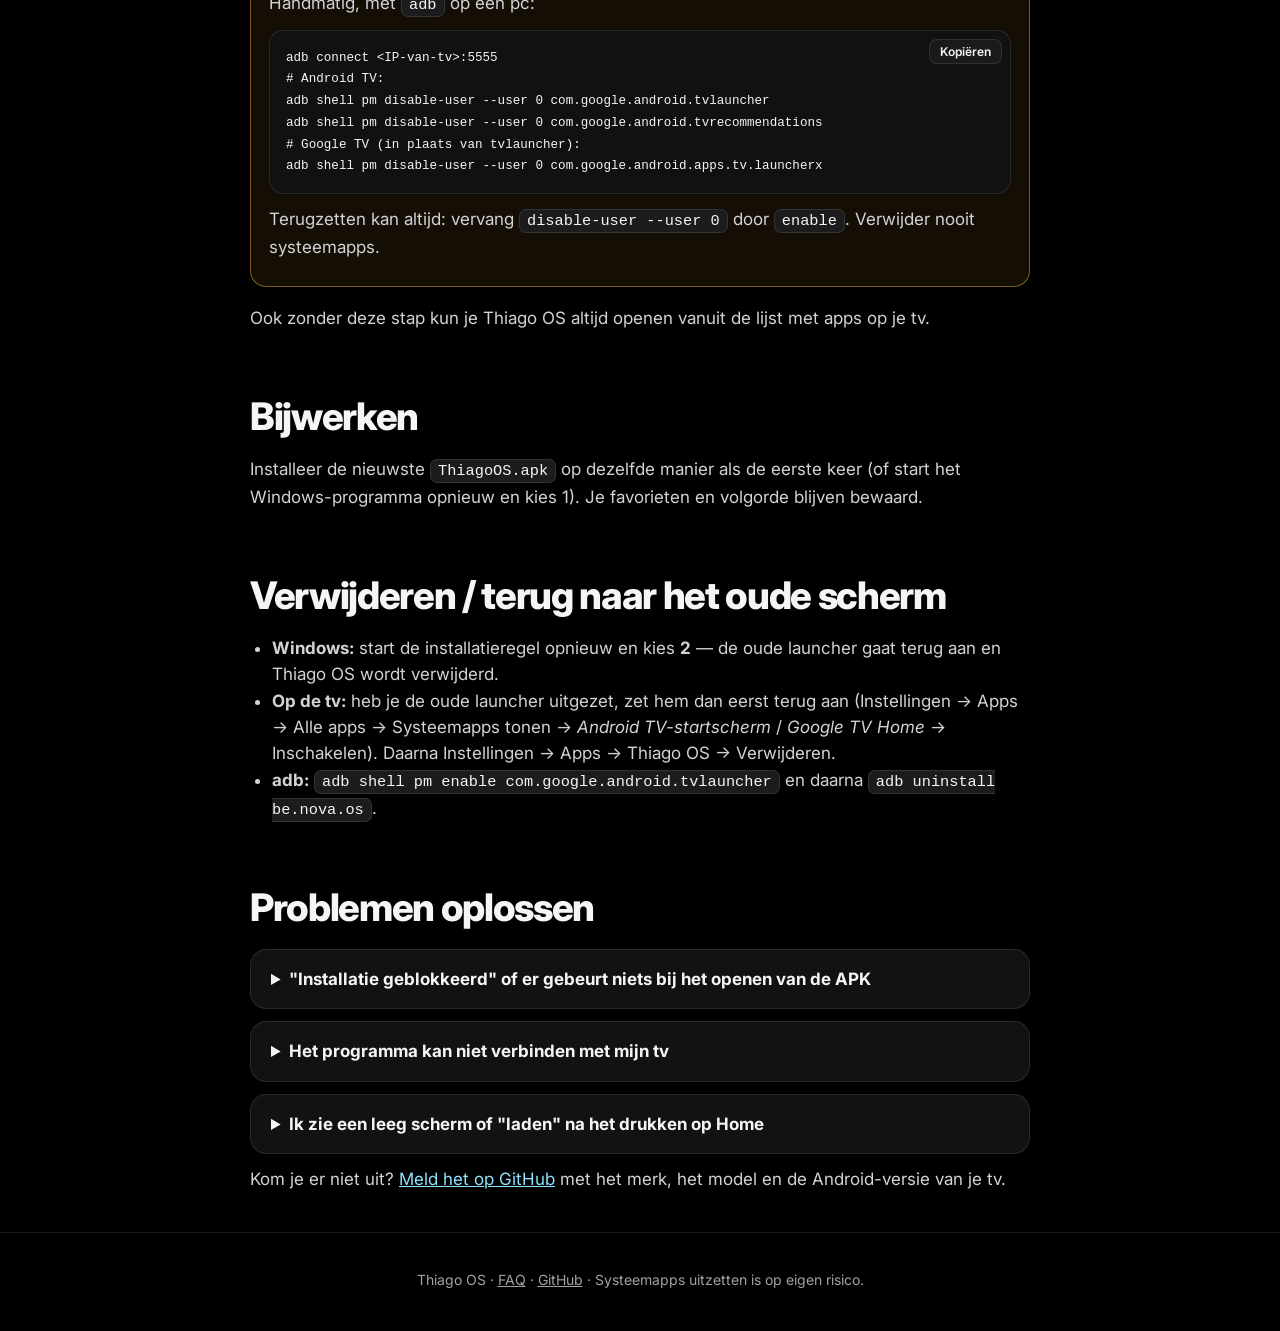
<file: docs/installeren.html>
<!doctype html>
<html lang="nl">
<head>
<meta charset="utf-8">
<meta name="viewport" content="width=device-width, initial-scale=1">
<title>Thiago OS installeren — stap voor stap</title>
<meta name="description" content="Zo installeer je Thiago OS op je Android TV of Google TV: met de Downloader-app, je gsm, een USB-stick of een installatieprogramma van één regel voor Windows.">
<link rel="preconnect" href="https://fonts.googleapis.com">
<link href="https://fonts.googleapis.com/css2?family=Inter:wght@400;500;600;700;800&display=swap" rel="stylesheet">
<link rel="stylesheet" href="style.css">
</head>
<body>
<nav class="top"><div class="wrap">
  <a class="logo" href="./">Thiago OS</a>
  <a href="./">Home</a>
  <a href="install.html">Install (EN)</a>
  <a class="on" href="installeren.html">Installeren</a>
  <a href="faq.html">FAQ</a>
  <a href="https://github.com/thiagofernandezguillen-rgb/thiago-os">GitHub</a>
  <a class="dl" href="https://github.com/thiagofernandezguillen-rgb/thiago-os/releases/latest/download/ThiagoOS.apk">Download</a>
</div></nav>

<header class="page"><div class="wrap narrow">
  <h1><span class="grad">Thiago OS</span> installeren</h1>
  <p class="sub">Werkt op Android TV en Google TV vanaf Android 7.0. Duurt ongeveer 5 minuten. Alles kan teruggezet worden.</p>
  <div class="toc">
    <a href="#kies">1. Kies een manier</a><a href="#home">2. Als startscherm instellen</a><a href="#bijwerken">Bijwerken</a><a href="#verwijderen">Verwijderen</a><a href="#hulp">Problemen</a>
  </div>
</div></header>

<main class="wrap narrow guide">

<h2 id="kies">1. Kies hoe je installeert</h2>
<div class="methods">
  <a class="method" href="#pc"><i>MAKKELIJKST · DOET ALLES</i><b>💻 Windows-pc — één regel</b><span>Plak één regel en beantwoord de vragen. Lost ook de Home-knop op.</span></a>
  <a class="method" href="#downloader"><i>ZONDER PC</i><b>📺 Alleen de tv — Downloader-app</b><span>Typ één webadres op je tv.</span></a>
  <a class="method" href="#gsm"><b>📱 Vanaf je gsm</b><span>Stuur het bestand naar je tv met "Send Files to TV".</span></a>
  <a class="method" href="#usb"><b>💾 USB-stick</b><span>Bestand erop zetten, in de tv steken, installeren.</span></a>
</div>

<h3 id="pc">💻 Manier A — Windows-pc (installatie in één regel)</h3>
<p>Het programma haalt de officiële <code>adb</code>-tool van Google en de nieuwste Thiago OS op, verbindt via wifi met je tv, installeert de app en helpt je hem als startscherm in te stellen. Pc en tv moeten op <b>hetzelfde netwerk</b> zitten.</p>
<ol class="steps">
  <li><b>Zet de ontwikkelaarsmodus aan op je tv:</b> Instellingen → Apparaatvoorkeuren → Info → klik <b>7 keer op Build</b>. <br><span style="color:var(--mute)">(Google TV: Instellingen → Systeem → Info → Android TV OS-build.)</span></li>
  <li><b>Zet USB-foutopsporing aan:</b> Instellingen → Apparaatvoorkeuren → <b>Opties voor ontwikkelaars</b> → <b>USB-foutopsporing</b> = aan. <span style="color:var(--mute)">(Heeft je tv ook "Netwerk-foutopsporing"? Zet die ook aan.)</span></li>
  <li><b>Zoek het IP-adres van je tv:</b> Instellingen → Netwerk en internet → je netwerk (bv. <code>192.168.1.50</code>).</li>
  <li><b>Op je pc:</b> druk op <kbd>Start</kbd>, typ <b>PowerShell</b>, open het, plak deze regel en druk op <kbd>Enter</kbd>:
    <pre><code>irm https://thiagofernandezguillen-rgb.github.io/thiago-os/install.ps1 | iex</code></pre></li>
  <li>Kies <b>1</b> en typ het IP-adres van je tv. Kies op de tv <b>"Altijd toestaan vanaf deze computer"</b> → <b>OK</b>.</li>
  <li>Verschijnt op je tv het scherm <b>Startscherm-app</b>? Kies <b>Thiago OS</b>. Gaat de Home-knop daarna nog naar het oude scherm, dan vraagt het programma of het de oude launcher mag uitzetten — antwoord <b>j</b>. Klaar! 🎉</li>
</ol>
<div class="box"><b>Is dit veilig?</b> Het script is kort en leesbaar: <a href="install.ps1">bekijk install.ps1</a>. Het verwijdert nooit iets van je tv en zet de oude launcher alleen uit als jij "ja" zegt. Start het opnieuw en kies <b>2</b> om alles terug te zetten.</div>

<h3 id="downloader">📺 Manier B — alleen de tv, met de Downloader-app</h3>
<ol class="steps">
  <li>Open op je tv de <b>Google Play Store</b>, zoek <b>Downloader</b> (van AFTVnews) en installeer het.</li>
  <li>Geef het toestemming om apps te installeren: Instellingen → Apps → <b>Beveiliging en beperkingen</b> → <b>Onbekende bronnen</b> → zet <b>Downloader</b> aan.</li>
  <li>Open Downloader en typ dit adres:
    <pre><code>thiagofernandezguillen-rgb.github.io/thiago-os/ThiagoOS.apk</code></pre></li>
  <li>Druk op <b>Go</b> → <b>Installeren</b> → <b>Klaar</b>. Ga daarna verder met <a href="#home">stap 2</a>.</li>
</ol>

<h3 id="gsm">📱 Manier C — vanaf je Android-gsm</h3>
<ol class="steps">
  <li>Installeer <b>Send Files to TV</b> op je gsm <i>én</i> op je tv (allebei uit de Play Store).</li>
  <li>Download op je gsm <a href="https://github.com/thiagofernandezguillen-rgb/thiago-os/releases/latest/download/ThiagoOS.apk">ThiagoOS.apk</a>.</li>
  <li>Open Send Files to TV op beide toestellen: <b>Receive</b> op de tv, <b>Send</b> op de gsm → kies <code>ThiagoOS.apk</code>.</li>
  <li>Open op de tv het ontvangen bestand en kies <b>Installeren</b> (sta "onbekende bronnen" toe als dat gevraagd wordt). Verder met <a href="#home">stap 2</a>.</li>
</ol>

<h3 id="usb">💾 Manier D — USB-stick</h3>
<ol class="steps">
  <li>Download <a href="https://github.com/thiagofernandezguillen-rgb/thiago-os/releases/latest/download/ThiagoOS.apk">ThiagoOS.apk</a> op je computer en zet het op een USB-stick.</li>
  <li>Steek de stick in de tv. Open een bestandsbeheerder (bv. <b>File Commander</b> of <b>X-plore</b> uit de Play Store, of de mediaspeler van je tv).</li>
  <li>Kies <code>ThiagoOS.apk</code> → <b>Installeren</b> (sta "onbekende bronnen" toe als dat gevraagd wordt). Verder met <a href="#home">stap 2</a>.</li>
</ol>

<h2 id="home">2. Thiago OS als startscherm instellen</h2>
<ol class="steps">
  <li>Open <b>Instellingen → Apps → Standaard-apps → Startscherm-app</b> (op sommige tv's: Instellingen → Apps → <b>Speciale app-toegang</b> → Startscherm-app) en kies <b>Thiago OS</b>.</li>
  <li>Druk op <b>Home</b> op je afstandsbediening. Opent Thiago OS? Dan ben je klaar! 🎉</li>
</ol>
<div class="box warn">
  <p><b>Gaat de Home-knop nog naar het oude scherm?</b> Op veel Android TV- en Google TV-toestellen heeft de standaardlauncher een ingebouwde voorrang en negeert hij je keuze. Dat los je alleen op door de oude launcher <b>uit te zetten</b> (niet te verwijderen) — volledig omkeerbaar. Het makkelijkst met <a href="#pc">manier A</a>: die doet het voor je na je toestemming. Handmatig, met <code>adb</code> op een pc:</p>
  <pre><code>adb connect &lt;IP-van-tv&gt;:5555
# Android TV:
adb shell pm disable-user --user 0 com.google.android.tvlauncher
adb shell pm disable-user --user 0 com.google.android.tvrecommendations
# Google TV (in plaats van tvlauncher):
adb shell pm disable-user --user 0 com.google.android.apps.tv.launcherx</code></pre>
  <p>Terugzetten kan altijd: vervang <code>disable-user --user 0</code> door <code>enable</code>. Verwijder nooit systeemapps.</p>
</div>
<p>Ook zonder deze stap kun je Thiago OS altijd openen vanuit de lijst met apps op je tv.</p>

<h2 id="bijwerken">Bijwerken</h2>
<p>Installeer de nieuwste <code>ThiagoOS.apk</code> op dezelfde manier als de eerste keer (of start het Windows-programma opnieuw en kies 1). Je favorieten en volgorde blijven bewaard.</p>

<h2 id="verwijderen">Verwijderen / terug naar het oude scherm</h2>
<ul>
  <li><b>Windows:</b> start de installatieregel opnieuw en kies <b>2</b> — de oude launcher gaat terug aan en Thiago OS wordt verwijderd.</li>
  <li><b>Op de tv:</b> heb je de oude launcher uitgezet, zet hem dan eerst terug aan (Instellingen → Apps → Alle apps → Systeemapps tonen → <i>Android TV-startscherm</i> / <i>Google TV Home</i> → Inschakelen). Daarna Instellingen → Apps → Thiago OS → Verwijderen.</li>
  <li><b>adb:</b> <code>adb shell pm enable com.google.android.tvlauncher</code> en daarna <code>adb uninstall be.nova.os</code>.</li>
</ul>

<h2 id="hulp">Problemen oplossen</h2>
<details><summary>"Installatie geblokkeerd" of er gebeurt niets bij het openen van de APK</summary><p>Sta "onbekende bronnen" toe voor de app die je gebruikt (Downloader, bestandsbeheerder, Send Files to TV): Instellingen → Apps → Beveiliging en beperkingen → Onbekende bronnen.</p></details>
<details><summary>Het programma kan niet verbinden met mijn tv</summary><ul><li>Pc en tv moeten op hetzelfde netwerk zitten (geen gastnetwerk).</li><li>USB-foutopsporing moet aan staan; heeft je tv "Netwerk-foutopsporing" of "ADB via netwerk", zet die ook aan.</li><li>Controleer het IP-adres opnieuw — dat kan veranderen na een herstart.</li><li>Kijk naar de tv: je moet <b>OK / Altijd toestaan</b> kiezen bij de melding over foutopsporing.</li></ul></details>
<details><summary>Ik zie een leeg scherm of "laden" na het drukken op Home</summary><p>Wacht enkele seconden — de eerste start na installatie duurt iets langer. Blijft het zo, zet dan de oude launcher terug aan (zie <a href="#verwijderen">Verwijderen</a>) en <a href="https://github.com/thiagofernandezguillen-rgb/thiago-os/issues">meld het probleem</a> met merk en model van je tv.</p></details>
<p>Kom je er niet uit? <a href="https://github.com/thiagofernandezguillen-rgb/thiago-os/issues/new">Meld het op GitHub</a> met het merk, het model en de Android-versie van je tv.</p>

</main>
<footer><div class="wrap">Thiago OS · <a href="faq.html">FAQ</a> · <a href="https://github.com/thiagofernandezguillen-rgb/thiago-os">GitHub</a> · Systeemapps uitzetten is op eigen risico.</div></footer>
<script>
document.querySelectorAll('pre').forEach(p => { const b = document.createElement('button'); b.className = 'copy'; b.textContent = 'Kopiëren';
  b.onclick = () => navigator.clipboard.writeText(p.querySelector('code').innerText.trim()).then(() => { b.textContent = 'Gekopieerd ✓'; setTimeout(() => b.textContent = 'Kopiëren', 1500); }); p.appendChild(b); });
</script>
</body>
</html>
</file>
<file: docs/style.css>
:root{--bg:#000;--fg:#f5f5f7;--mute:#a1a1a6;--card:#121214;--card2:#1a1a1d;--line:rgba(255,255,255,.1);--g1:#C9B8FF;--g2:#8FE3FF;--g3:#C6F36A;--warn:#ffb340;--ok:#30d158}
*{box-sizing:border-box;margin:0;padding:0}
html{scroll-behavior:smooth}
body{background:var(--bg);color:var(--fg);font-family:Inter,system-ui,sans-serif;line-height:1.55;-webkit-font-smoothing:antialiased}
a{color:var(--g2)}
.wrap{max-width:1120px;margin:0 auto;padding:0 20px}
.narrow{max-width:820px}
.grad{background:linear-gradient(90deg,var(--g1),var(--g2),var(--g3));-webkit-background-clip:text;background-clip:text;color:transparent}

/* navigatie */
nav.top{position:sticky;top:0;z-index:10;background:rgba(0,0,0,.72);backdrop-filter:saturate(180%) blur(18px);-webkit-backdrop-filter:saturate(180%) blur(18px);border-bottom:1px solid var(--line)}
nav.top .wrap{display:flex;align-items:center;gap:22px;height:56px;overflow-x:auto;white-space:nowrap}
nav.top .logo{font-weight:800;letter-spacing:-.02em;text-decoration:none;color:var(--fg);margin-right:auto}
nav.top a{color:var(--mute);text-decoration:none;font-size:14px;font-weight:500}
nav.top a:hover,nav.top a.on{color:var(--fg)}
nav.top a.dl{background:var(--fg);color:#000;padding:7px 14px;border-radius:999px;font-weight:700}

/* hero */
header.hero{position:relative;overflow:hidden;text-align:center;padding:100px 0 70px}
header.hero::before{content:"";position:absolute;inset:-20%;background:
 radial-gradient(40% 40% at 25% 30%,rgba(185,168,255,.35),transparent 70%),
 radial-gradient(35% 40% at 75% 25%,rgba(182,240,74,.25),transparent 70%),
 radial-gradient(40% 40% at 55% 80%,rgba(127,227,255,.25),transparent 70%);filter:blur(30px);z-index:-1}
h1{font-size:clamp(52px,11vw,128px);font-weight:800;letter-spacing:-.045em;line-height:1}
header.page{padding:72px 0 28px}
header.page h1{font-size:clamp(40px,7vw,72px)}
.tag{font-size:clamp(20px,3vw,30px);font-weight:600;margin-top:18px}
.sub{color:var(--mute);font-size:clamp(16px,2vw,20px);margin-top:10px}
.cta{display:flex;gap:12px;justify-content:center;flex-wrap:wrap;margin-top:34px}
.btn{display:inline-flex;align-items:center;gap:10px;padding:15px 28px;border-radius:999px;font-weight:700;text-decoration:none;font-size:17px;color:var(--fg)}
.btn.primary{background:var(--fg);color:#000}
.btn.ghost{border:1px solid var(--line);background:rgba(255,255,255,.06)}
.shot{margin:56px auto 0;max-width:1000px;border-radius:22px;overflow:hidden;border:1px solid var(--line);box-shadow:0 40px 120px rgba(0,0,0,.6)}
.shot img{display:block;width:100%;height:auto}

section{padding:72px 0}
h2{font-size:clamp(32px,5.5vw,56px);font-weight:800;letter-spacing:-.035em;text-align:center}
.lead{color:var(--mute);text-align:center;max-width:660px;margin:14px auto 0;font-size:18px}
.stats{display:grid;grid-template-columns:repeat(4,1fr);gap:16px;margin-top:48px}
.stat{background:var(--card);border:1px solid var(--line);border-radius:22px;padding:28px 20px;text-align:center}
.stat b{display:block;font-size:clamp(34px,5vw,52px);font-weight:800;letter-spacing:-.03em}
.stat span{color:var(--mute);font-size:15px}
.feats{display:grid;grid-template-columns:repeat(3,1fr);gap:16px;margin-top:48px}
.feat{background:var(--card);border:1px solid var(--line);border-radius:22px;padding:26px}
.feat h3{font-size:19px;margin-bottom:6px}
.feat p{color:var(--mute);font-size:15px}
.gallery{display:grid;grid-template-columns:repeat(3,1fr);gap:16px;margin-top:48px}
.gallery figure{border-radius:16px;overflow:hidden;border:1px solid var(--line);background:var(--card)}
.gallery img{display:block;width:100%;height:auto}
.gallery figcaption{padding:12px 16px;color:var(--mute);font-size:14px}

/* gids */
.guide h2{text-align:left;font-size:clamp(26px,4vw,38px);margin:56px 0 10px;scroll-margin-top:72px}
.guide h3{font-size:20px;margin:28px 0 8px;scroll-margin-top:72px}
.guide p,.guide li{color:#d2d2d7;font-size:17px}
.guide p{margin:10px 0}
.guide ul{margin:10px 0 10px 22px}
.methods{display:grid;grid-template-columns:repeat(2,1fr);gap:14px;margin:28px 0}
.method{display:block;background:var(--card);border:1px solid var(--line);border-radius:18px;padding:20px;text-decoration:none;color:var(--fg)}
.method:hover{border-color:rgba(255,255,255,.3)}
.method b{display:block;font-size:18px}
.method span{color:var(--mute);font-size:14px}
.method i{font-style:normal;float:right;font-size:12px;font-weight:700;padding:3px 9px;border-radius:999px;background:var(--card2);color:var(--g3)}
ol.steps{counter-reset:s;list-style:none;margin:16px 0}
ol.steps>li{counter-increment:s;position:relative;padding:16px 0 16px 56px;border-bottom:1px solid var(--line)}
ol.steps>li::before{content:counter(s);position:absolute;left:0;top:14px;width:36px;height:36px;border-radius:50%;background:var(--fg);color:#000;font-weight:800;display:flex;align-items:center;justify-content:center}
.box{border-radius:16px;padding:16px 18px;margin:18px 0;border:1px solid var(--line);background:var(--card)}
.box.warn{border-color:rgba(255,179,64,.45);background:rgba(255,179,64,.08)}
.box.ok{border-color:rgba(48,209,88,.45);background:rgba(48,209,88,.08)}
.box b{color:var(--fg)}
code,kbd{font-family:ui-monospace,Consolas,monospace;background:#1c1c1f;border:1px solid var(--line);padding:2px 7px;border-radius:7px;font-size:.9em;overflow-wrap:anywhere;color:var(--fg)}
pre{position:relative;background:#111113;border:1px solid var(--line);border-radius:14px;padding:16px 16px;overflow-x:auto;margin:12px 0;font-size:14px}
pre code{background:none;border:0;padding:0;word-break:normal;white-space:pre}
.copy{position:absolute;top:8px;right:8px;background:var(--card2);color:var(--fg);border:1px solid var(--line);border-radius:8px;padding:4px 10px;font:600 12px Inter,system-ui;cursor:pointer}
.big{font-size:20px;font-weight:700;color:var(--fg)}
details{background:var(--card);border:1px solid var(--line);border-radius:16px;padding:16px 20px;margin:12px 0}
details summary{cursor:pointer;font-weight:700;font-size:17px}
details p,details li{margin-top:8px}
.toc{display:flex;flex-wrap:wrap;gap:8px;margin-top:20px}
.toc a{font-size:14px;text-decoration:none;color:var(--fg);background:var(--card);border:1px solid var(--line);padding:6px 12px;border-radius:999px}

footer{border-top:1px solid var(--line);padding:36px 0 50px;color:var(--mute);font-size:14px;text-align:center;margin-top:40px}
footer a{color:var(--mute)}
@media (max-width:820px){.stats{grid-template-columns:repeat(2,1fr)}.feats,.gallery,.methods{grid-template-columns:1fr}}
</file>
